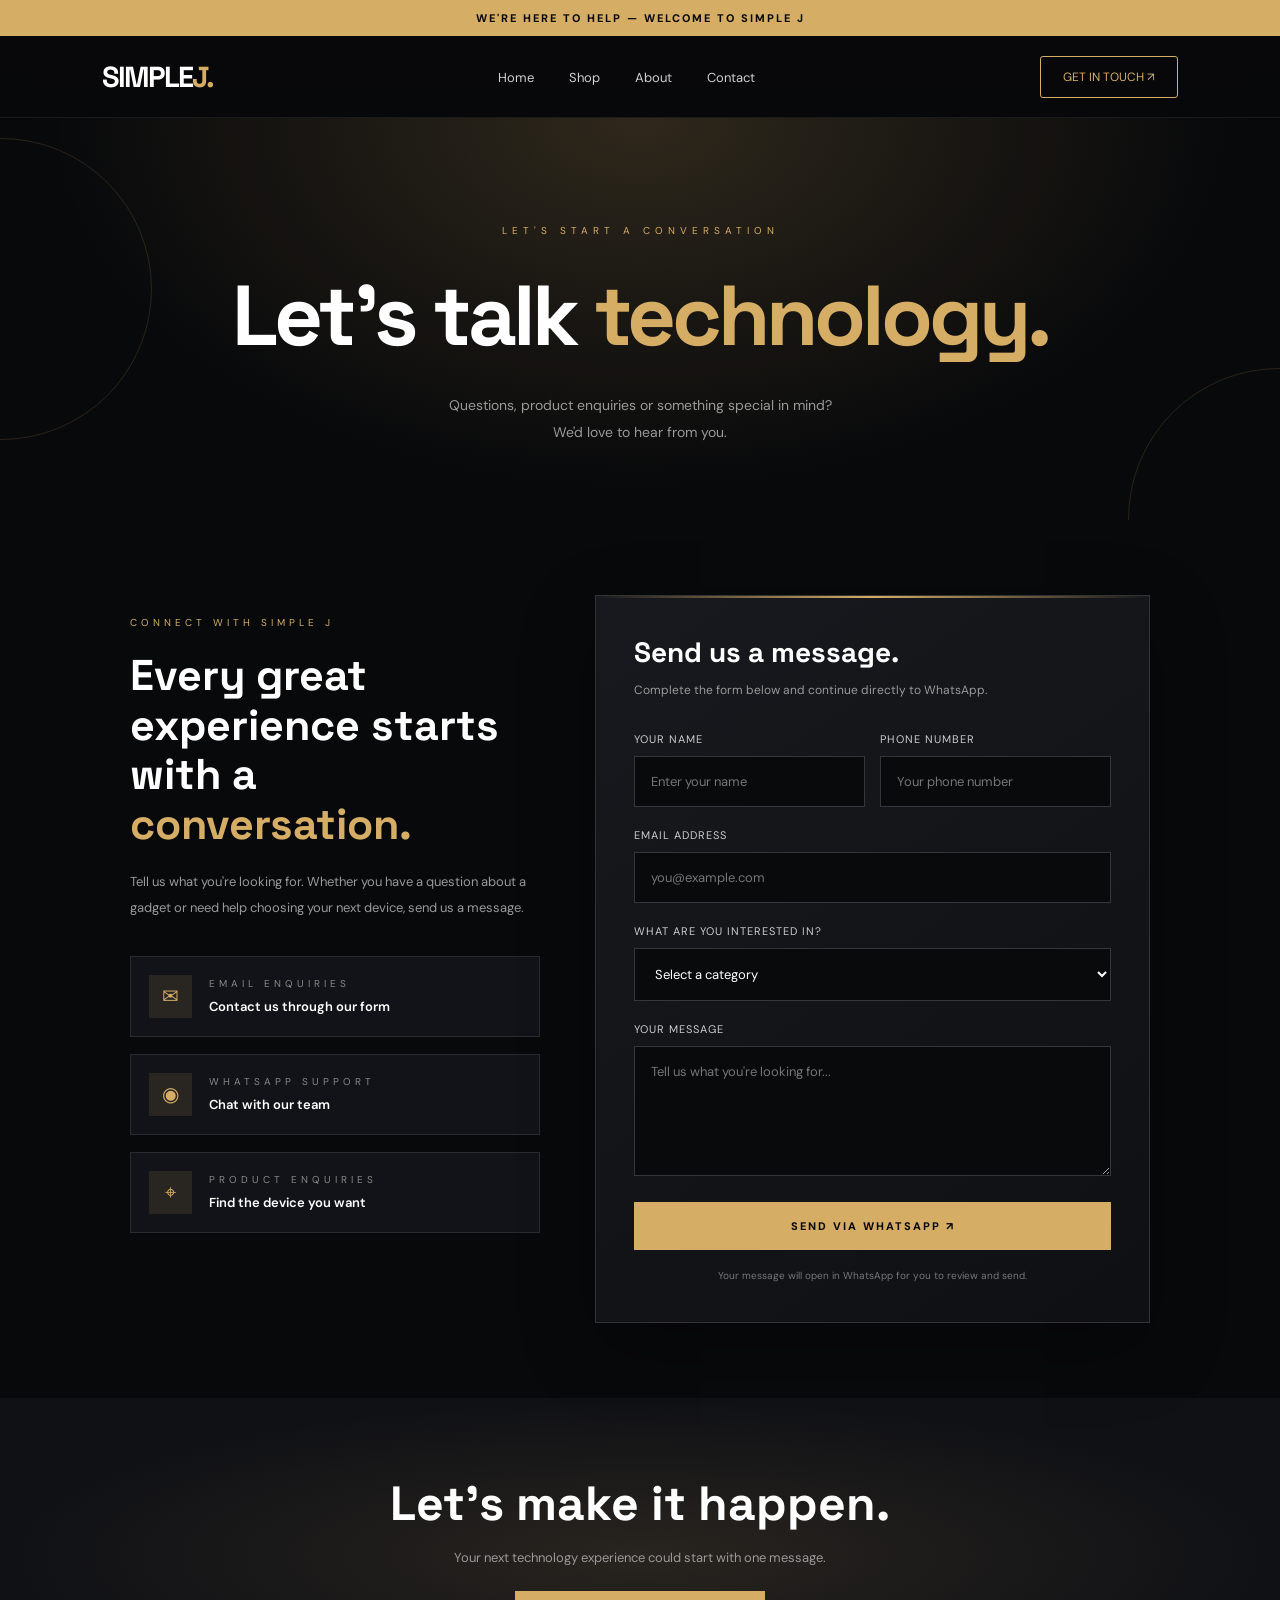
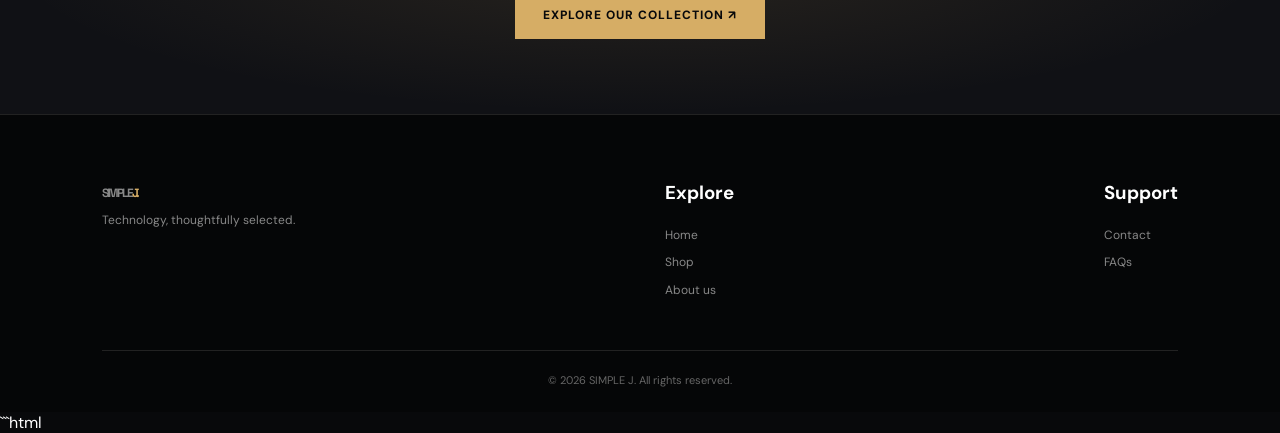
<file: contact.html>
<!DOCTYPE html>
<html lang="en">
<head>
<meta charset="UTF-8">
<meta name="viewport" content="width=device-width, initial-scale=1.0">
<title>Contact Us | Simple J</title>
<link rel="stylesheet" href="style.css">

<style>
.contact-hero {
  position:relative;
  overflow:hidden;
  padding:100px 8% 75px;
  text-align:center;
  background:radial-gradient(ellipse at 50% 0%,rgba(214,173,101,.19),transparent 65%),#08090b;
}
.contact-hero::before,.contact-hero::after {
  content:"";
  position:absolute;
  width:300px;
  height:300px;
  border:1px solid rgba(214,173,101,.16);
  border-radius:50%;
  animation:contactOrbit 18s linear infinite;
}
.contact-hero::before {left:-150px;top:20px}
.contact-hero::after {right:-150px;bottom:-150px;animation-direction:reverse}
.contact-hero small {color:#d6ad65;letter-spacing:5px;font-size:10px}
.contact-hero h1 {
  position:relative;
  z-index:1;
  font-family:'Space Grotesk',sans-serif;
  font-size:clamp(45px,8vw,85px);
  letter-spacing:-4px;
  margin:22px 0;
  animation:contactRise 1s ease both;
}
.contact-hero h1 span {color:#d6ad65}
.contact-hero p {position:relative;z-index:1;color:#999;font-size:14px;line-height:1.9}
.contact-main {
  max-width:1200px;
  margin:auto;
  padding:75px 7%;
  display:grid;
  grid-template-columns: .85fr 1.15fr;
  gap:55px;
}
.contact-intro {padding-top:15px}
.contact-intro small {color:#d6ad65;letter-spacing:4px;font-size:10px}
.contact-intro h2 {
  font-family:'Space Grotesk',sans-serif;
  font-size:43px;
  line-height:1.15;
  margin:20px 0;
}
.contact-intro h2 span {color:#d6ad65}
.contact-intro>p {color:#999;font-size:13px;line-height:2;margin-bottom:35px}
.contact-details {display:grid;gap:17px}
.contact-detail {
  display:flex;
  align-items:center;
  gap:17px;
  padding:18px;
  background:#111318;
  border:1px solid #292b30;
  transition:.35s;
}
.contact-detail:hover {
  transform:translateX(8px);
  border-color:#d6ad65;
}
.contact-icon {
  width:43px;
  height:43px;
  display:grid;
  place-items:center;
  background:rgba(214,173,101,.12);
  color:#d6ad65;
  font-size:20px;
}
.contact-detail small {display:block;color:#888;font-size:10px;margin-bottom:5px}
.contact-detail strong {font-size:13px;font-weight:600}
.contact-form {
  background:linear-gradient(145deg,#17191e,#0f1013);
  border:1px solid #333;
  padding:38px;
  box-shadow:0 25px 70px #0005;
  position:relative;
  overflow:hidden;
}
.contact-form::before {
  content:"";
  position:absolute;
  top:0;left:0;
  width:100%;height:2px;
  background:linear-gradient(90deg,transparent,#d6ad65,transparent);
  animation:goldSweep 4s linear infinite;
}
.contact-form h2 {
  font-family:'Space Grotesk',sans-serif;
  font-size:28px;
  margin-bottom:10px;
}
.contact-form>p {color:#999;font-size:12px;margin-bottom:30px;line-height:1.8}
.form-group {margin-bottom:21px}
.form-group label {
  display:block;
  color:#ccc;
  font-size:11px;
  margin-bottom:10px;
  letter-spacing:1px;
}
.form-group input,.form-group textarea,.form-group select {
  width:100%;
  padding:16px;
  background:#090a0c;
  border:1px solid #34363c;
  color:white;
  outline:none;
  font-family:'DM Sans',sans-serif;
  font-size:13px;
  transition:.3s;
}
.form-group input:focus,.form-group textarea:focus,.form-group select:focus {
  border-color:#d6ad65;
  box-shadow:0 0 15px rgba(214,173,101,.1);
}
.form-group textarea {height:130px;resize:vertical}
.form-group select option {background:#111}
.form-row {display:grid;grid-template-columns:1fr 1fr;gap:15px}
.submit-btn {
  width:100%;
  padding:17px;
  border:0;
  background:#d6ad65;
  color:#08090b;
  font-weight:800;
  letter-spacing:2px;
  font-size:11px;
  transition:.35s;
}
.submit-btn:hover {
  background:white;
  transform:translateY(-4px);
  box-shadow:0 12px 30px rgba(214,173,101,.2);
}
.form-note {color:#777;font-size:10px;text-align:center;margin-top:17px;line-height:1.7}
.contact-bottom {
  text-align:center;
  padding:75px 20px;
  background:radial-gradient(ellipse at center,rgba(214,173,101,.12),transparent 70%),#101115;
}
.contact-bottom h2 {font-family:'Space Grotesk',sans-serif;font-size:clamp(30px,5vw,48px);margin-bottom:15px}
.contact-bottom p {color:#999;font-size:13px;margin-bottom:25px}
@keyframes contactOrbit {to{transform:rotate(360deg)}}
@keyframes contactRise {
  from{opacity:0;transform:translateY(35px)}
  to{opacity:1;transform:translateY(0)}
}
@keyframes goldSweep {
  0%{transform:translateX(-100%)}
  100%{transform:translateX(100%)}
}
@media(max-width:800px) {
  .contact-main {grid-template-columns:1fr;gap:40px}
}
@media(max-width:550px) {
  .contact-form {padding:25px 19px}
  .form-row {grid-template-columns:1fr}
  .contact-intro h2 {font-size:36px}
}
@media(prefers-reduced-motion:reduce) {
  *,*::before,*::after {animation:none!important;transition:none!important}
}
</style>
</head>

<body>

<div class="announcement">WE'RE HERE TO HELP — WELCOME TO SIMPLE J</div>

<nav class="navbar">
  <a href="index.html" class="logo">SIMPLE<span>J.</span></a>
  <ul class="nav-links">
    <li><a href="index.html">Home</a></li>
    <li><a href="shop.html">Shop</a></li>
    <li><a href="about.html">About</a></li>
    <li><a href="contact.html">Contact</a></li>
  </ul>
  <a href="contact.html" class="nav-contact">GET IN TOUCH ↗</a>
</nav>

<header class="contact-hero">
  <small>LET'S START A CONVERSATION</small>
  <h1>Let's talk <span>technology.</span></h1>
  <p>Questions, product enquiries or something special in mind?<br>
  We'd love to hear from you.</p>
</header>

<main class="contact-main">

  <section class="contact-intro">
    <small>CONNECT WITH SIMPLE J</small>
    <h2>Every great experience starts with a <span>conversation.</span></h2>
    <p>
      Tell us what you're looking for. Whether you have a question
      about a gadget or need help choosing your next device,
      send us a message.
    </p>

    <div class="contact-details">
      <div class="contact-detail">
        <div class="contact-icon">✉</div>
        <div>
          <small>EMAIL ENQUIRIES</small>
          <strong>Contact us through our form</strong>
        </div>
      </div>

      <div class="contact-detail">
        <div class="contact-icon">◉</div>
        <div>
          <small>WHATSAPP SUPPORT</small>
          <strong>Chat with our team</strong>
        </div>
      </div>

      <div class="contact-detail">
        <div class="contact-icon">⌖</div>
        <div>
          <small>PRODUCT ENQUIRIES</small>
          <strong>Find the device you want</strong>
        </div>
      </div>
    </div>
  </section>

  <section class="contact-form">
    <h2>Send us a message.</h2>
    <p>Complete the form below and continue directly to WhatsApp.</p>

    <form id="contactForm">

      <div class="form-row">
        <div class="form-group">
          <label for="name">YOUR NAME</label>
          <input id="name" name="name" type="text" placeholder="Enter your name" required>
        </div>

        <div class="form-group">
          <label for="phone">PHONE NUMBER</label>
          <input id="phone" name="phone" type="tel" placeholder="Your phone number" required>
        </div>
      </div>

      <div class="form-group">
        <label for="email">EMAIL ADDRESS</label>
        <input id="email" name="email" type="email" placeholder="you@example.com" required>
      </div>

      <div class="form-group">
        <label for="product">WHAT ARE YOU INTERESTED IN?</label>
        <select id="product" name="product" required>
          <option value="">Select a category</option>
          <option>Apple products</option>
          <option>Samsung products</option>
          <option>Sony products</option>
          <option>JBL products</option>
          <option>Dell computers</option>
          <option>Nothing products</option>
          <option>Other enquiry</option>
        </select>
      </div>

      <div class="form-group">
        <label for="message">YOUR MESSAGE</label>
        <textarea id="message" name="message" placeholder="Tell us what you're looking for..." required></textarea>
      </div>

      <button type="submit" class="submit-btn">SEND VIA WHATSAPP ↗</button>

      <p class="form-note">
        Your message will open in WhatsApp for you to review and send.
      </p>

    </form>
  </section>

</main>

<section class="contact-bottom">
  <h2>Let's make it happen.</h2>
  <p>Your next technology experience could start with one message.</p>
  <a href="shop.html" class="btn-primary">EXPLORE OUR COLLECTION ↗</a>
</section>

<footer class="footer">
  <div class="footer-top">
    <div>
      <a href="index.html" class="logo">SIMPLE<span>J.</span></a>
      <p>Technology, thoughtfully selected.</p>
    </div>
    <div>
      <h3>Explore</h3>
      <a href="index.html">Home</a>
      <a href="shop.html">Shop</a>
      <a href="about.html">About us</a>
    </div>
    <div>
      <h3>Support</h3>
      <a href="contact.html">Contact</a>
      <a href="faq.html">FAQs</a>
    </div>
  </div>
  <div class="footer-bottom">© 2026 SIMPLE J. All rights reserved.</div>
</footer>

<script src="script.js"></script>

```html
<script>
document.getElementById("contactForm").addEventListener("submit", function(event) {
  event.preventDefault();

  const name = document.getElementById("name").value.trim();
  const phone = document.getElementById("phone").value.trim();
  const email = document.getElementById("email").value.trim();
  const product = document.getElementById("product").value;
  const message = document.getElementById("message").value.trim();

  const businessNumber = "2348148322325";

  const whatsappMessage =
    "Hello Simple J!\n\n" +
    "Name: " + name + "\n" +
    "Phone: " + phone + "\n" +
    "Email: " + email + "\n" +
    "Interested in: " + product + "\n" +
    "Message: " + message;

  window.open(
    "https://wa.me/" + businessNumber + "?text=" + encodeURIComponent(whatsappMessage),
    "_blank"
  );
});
</script>

</body>
</html>
</file>
<file: style.css>
@import url('https://fonts.googleapis.com/css2?family=DM+Sans:wght@400;500;600;700;800&family=Space+Grotesk:wght@400;500;600;700&display=swap');

:root {
  --black: #08090b;
  --dark: #111318;
  --gold: #d6ad65;
  --white: #ffffff;
  --muted: #a5a5a5;
}

* {
  margin: 0;
  padding: 0;
  box-sizing: border-box;
}

html {
  scroll-behavior: smooth;
}

body {
  background: var(--black);
  color: var(--white);
  font-family: 'DM Sans', sans-serif;
  overflow-x: hidden;
}

a {
  color: inherit;
  text-decoration: none;
}

button {
  font: inherit;
  cursor: pointer;
}

::selection {
  background: var(--gold);
  color: var(--black);
}

/* ANNOUNCEMENT */

.announcement {
  background: var(--gold);
  color: #08090b;
  text-align: center;
  padding: 11px;
  font-size: 11px;
  font-weight: 800;
  letter-spacing: 2px;
}

/* NAVIGATION */

.navbar {
  height: 82px;
  padding: 0 8%;
  display: flex;
  align-items: center;
  justify-content: space-between;
  background: rgba(8, 9, 11, .88);
  backdrop-filter: blur(18px);
  position: sticky;
  top: 0;
  z-index: 1000;
  border-bottom: 1px solid rgba(255,255,255,.08);
}

.logo {
  font-family: 'Space Grotesk', sans-serif;
  font-size: 29px;
  font-weight: 700;
  letter-spacing: -2px;
}

.logo span {
  color: var(--gold);
}

.nav-links {
  display: flex;
  gap: 35px;
  list-style: none;
}

.nav-links a {
  color: #d0d0d0;
  font-size: 13px;
  transition: .3s;
}

.nav-links a:hover {
  color: var(--gold);
}

.nav-contact {
  border: 1px solid var(--gold);
  color: var(--gold);
  padding: 12px 22px;
  border-radius: 3px;
  font-size: 12px;
  transition: .3s;
}

.nav-contact:hover {
  background: var(--gold);
  color: var(--black);
}

/* HERO */

.hero {
  min-height: 690px;
  position: relative;
  display: flex;
  align-items: center;
  padding: 90px 10%;
  overflow: hidden;
  background:
    radial-gradient(ellipse at 80% 50%, rgba(214,173,101,.16), transparent 38%),
    linear-gradient(115deg, #08090b 45%, #17130e);
}

.hero::before {
  content: "";
  position: absolute;
  width: 450px;
  height: 450px;
  right: 5%;
  top: 15%;
  border: 1px solid rgba(214,173,101,.22);
  border-radius: 50%;
  animation: rotateRing 25s linear infinite;
}

.hero::after {
  content: "";
  position: absolute;
  width: 550px;
  height: 550px;
  right: 0;
  top: 8%;
  border: 1px solid rgba(214,173,101,.1);
  border-radius: 50%;
  animation: rotateRing 35s linear infinite reverse;
}

.hero-content {
  max-width: 610px;
  position: relative;
  z-index: 2;
  animation: revealUp 1s ease both;
}

.eyebrow {
  color: var(--gold);
  letter-spacing: 5px;
  font-size: 11px;
  font-weight: 700;
  margin-bottom: 25px;
}

.hero h1 {
  font-family: 'Space Grotesk', sans-serif;
  font-size: clamp(48px, 7vw, 88px);
  line-height: .99;
  letter-spacing: -5px;
  margin-bottom: 28px;
}

.hero h1 span {
  color: var(--gold);
}

.hero p {
  color: #aaa;
  line-height: 1.9;
  max-width: 440px;
  font-size: 14px;
  margin-bottom: 35px;
}

.hero-buttons {
  display: flex;
  align-items: center;
  gap: 18px;
}

.btn-primary {
  background: var(--gold);
  color: var(--black);
  padding: 16px 28px;
  font-size: 12px;
  font-weight: 800;
  letter-spacing: 1px;
  display: inline-block;
  transition: .3s;
}

.btn-primary:hover {
  transform: translateY(-5px);
  box-shadow: 0 10px 35px rgba(214,173,101,.25);
}

.btn-outline {
  border: 1px solid #555;
  padding: 15px 25px;
  font-size: 12px;
  transition: .3s;
}

.btn-outline:hover {
  border-color: var(--gold);
  color: var(--gold);
}

/* HERO VIDEO */

.hero-video {
  position: absolute;
  right: 5%;
  width: 43%;
  height: 75%;
  object-fit: cover;
  opacity: .65;
  border-radius: 5px;
  mask-image: linear-gradient(to right, transparent, black 25%, black 75%, transparent);
  -webkit-mask-image: linear-gradient(to right, transparent, black 25%, black 75%, transparent);
}

/* BRAND STRIP */

.brand-strip {
  display: flex;
  justify-content: space-around;
  align-items: center;
  flex-wrap: wrap;
  gap: 25px;
  padding: 32px 7%;
  border-top: 1px solid #222;
  border-bottom: 1px solid #222;
  background: #0d0e10;
}

.brand-strip span {
  font-family: 'Space Grotesk', sans-serif;
  color: #777;
  font-size: 19px;
  font-weight: 700;
  transition: .3s;
}

.brand-strip span:hover {
  color: var(--gold);
  transform: translateY(-3px);
}

/* SECTION HEADINGS */

.section-heading {
  text-align: center;
  padding: 100px 20px 45px;
}

.section-heading small {
  color: var(--gold);
  letter-spacing: 4px;
  font-size: 10px;
  font-weight: 800;
}

.section-heading h2 {
  font-family: 'Space Grotesk', sans-serif;
  font-size: clamp(35px, 5vw, 55px);
  margin: 15px 0;
  letter-spacing: -2px;
}

.section-heading p {
  color: var(--muted);
  font-size: 13px;
}

/* PRODUCT GRID */

.products {
  padding: 20px 8% 100px;
  display: grid;
  grid-template-columns: repeat(3, 1fr);
  gap: 25px;
}

.product-card {
  background: #121418;
  border: 1px solid #24262b;
  overflow: hidden;
  transition: .4s ease;
  position: relative;
}

.product-card:hover {
  transform: translateY(-10px);
  border-color: rgba(214,173,101,.7);
  box-shadow: 0 20px 50px rgba(0,0,0,.4);
}

.product-image {
  height: 270px;
  overflow: hidden;
  background: #191b20;
}

.product-image img {
  width: 100%;
  height: 100%;
  object-fit: cover;
  transition: transform .7s ease;
}

.product-card:hover .product-image img {
  transform: scale(1.08);
}

.product-info {
  padding: 25px;
}

.product-info small {
  color: var(--gold);
  letter-spacing: 2px;
  font-size: 10px;
}

.product-info h3 {
  margin: 12px 0;
  font-family: 'Space Grotesk', sans-serif;
  font-size: 21px;
}

.product-info p {
  color: #999;
  font-size: 12px;
  line-height: 1.8;
}

.product-link {
  display: inline-block;
  margin-top: 20px;
  color: var(--gold);
  font-size: 11px;
  letter-spacing: 1px;
}

/* CINEMATIC BRAND SECTION */

.brand-feature {
  min-height: 510px;
  display: flex;
  align-items: center;
  padding: 75px 10%;
  position: relative;
  overflow: hidden;
  background: linear-gradient(100deg, #101114, #17130e);
}

.brand-feature img {
  width: 48%;
  height: 360px;
  object-fit: cover;
  border-radius: 4px;
  box-shadow: 0 20px 70px #000;
  transition: .6s;
}

.brand-feature img:hover {
  transform: scale(1.025);
}

.brand-feature-content {
  padding: 45px;
  max-width: 500px;
}

.brand-feature-content small {
  color: var(--gold);
  letter-spacing: 4px;
}

.brand-feature-content h2 {
  font-family: 'Space Grotesk', sans-serif;
  font-size: 48px;
  margin: 20px 0;
  letter-spacing: -2px;
}

.brand-feature-content p {
  color: #aaa;
  font-size: 13px;
  line-height: 1.9;
  margin-bottom: 25px;
}

/* EXPERIENCE */

.experience {
  text-align: center;
  padding: 100px 20px;
  background:
    radial-gradient(ellipse at center, rgba(214,173,101,.12), transparent 65%),
    #090a0c;
}

.experience h2 {
  font-family: 'Space Grotesk', sans-serif;
  font-size: clamp(35px, 5vw, 60px);
  margin: 20px 0;
}

.experience p {
  color: #aaa;
  margin: auto auto 30px;
  max-width: 500px;
  font-size: 13px;
  line-height: 1.8;
}

/* FOOTER */

.footer {
  padding: 65px 8% 25px;
  background: #050607;
  border-top: 1px solid #222;
}

.footer-top {
  display: flex;
  justify-content: space-between;
  flex-wrap: wrap;
  gap: 35px;
  padding-bottom: 45px;
}

.footer h3 {
  margin-bottom: 17px;
}

.footer p,
.footer a {
  display: block;
  color: #888;
  font-size: 12px;
  line-height: 2.3;
}

.footer a:hover {
  color: var(--gold);
}

.footer-bottom {
  border-top: 1px solid #222;
  padding-top: 22px;
  text-align: center;
  color: #666;
  font-size: 11px;
}

/* SCROLL ANIMATIONS */

.reveal {
  opacity: 0;
  transform: translateY(45px);
  transition: opacity .8s ease, transform .8s ease;
}

.reveal.active {
  opacity: 1;
  transform: translateY(0);
}

@keyframes revealUp {
  from {
    opacity: 0;
    transform: translateY(35px);
  }
  to {
    opacity: 1;
    transform: translateY(0);
  }
}

@keyframes rotateRing {
  to {
    transform: rotate(360deg);
  }
}

/* MOBILE */

@media (max-width: 850px) {
  .navbar {
    padding: 0 5%;
  }

  .nav-links {
    gap: 15px;
  }

  .hero {
    min-height: 650px;
    padding: 80px 7%;
  }

  .hero-video {
    width: 100%;
    height: 100%;
    right: 0;
    opacity: .2;
  }

  .products {
    grid-template-columns: repeat(2, 1fr);
    padding-left: 5%;
    padding-right: 5%;
  }

  .brand-feature {
    padding: 60px 6%;
  }
}

@media (max-width: 600px) {
  .navbar {
    height: auto;
    min-height: 75px;
    flex-wrap: wrap;
    padding: 17px 5%;
    gap: 15px;
  }

  .nav-links {
    width: 100%;
    justify-content: space-between;
    gap: 8px;
  }

  .nav-links a {
    font-size: 11px;
  }

  .nav-contact {
    display: none;
  }

  .hero h1 {
    letter-spacing: -3px;
  }

  .hero-buttons {
    flex-wrap: wrap;
  }

  .brand-strip span {
    font-size: 15px;
  }

  .products {
    grid-template-columns: 1fr;
  }

  .product-image {
    height: 280px;
  }

  .brand-feature {
    flex-direction: column;
    align-items: flex-start;
  }

  .brand-feature img {
    width: 100%;
    height: 260px;
  }

  .brand-feature-content {
    padding: 35px 0;
  }

  .brand-feature-content h2 {
    font-size: 38px;
  }

  .footer-top {
    flex-direction: column;
  }
}

@media (prefers-reduced-motion: reduce) {
  *, *::before, *::after {
    animation-duration: .01ms !important;
    transition-duration: .01ms !important;
    scroll-behavior: auto !important;
  }
}
</file>
